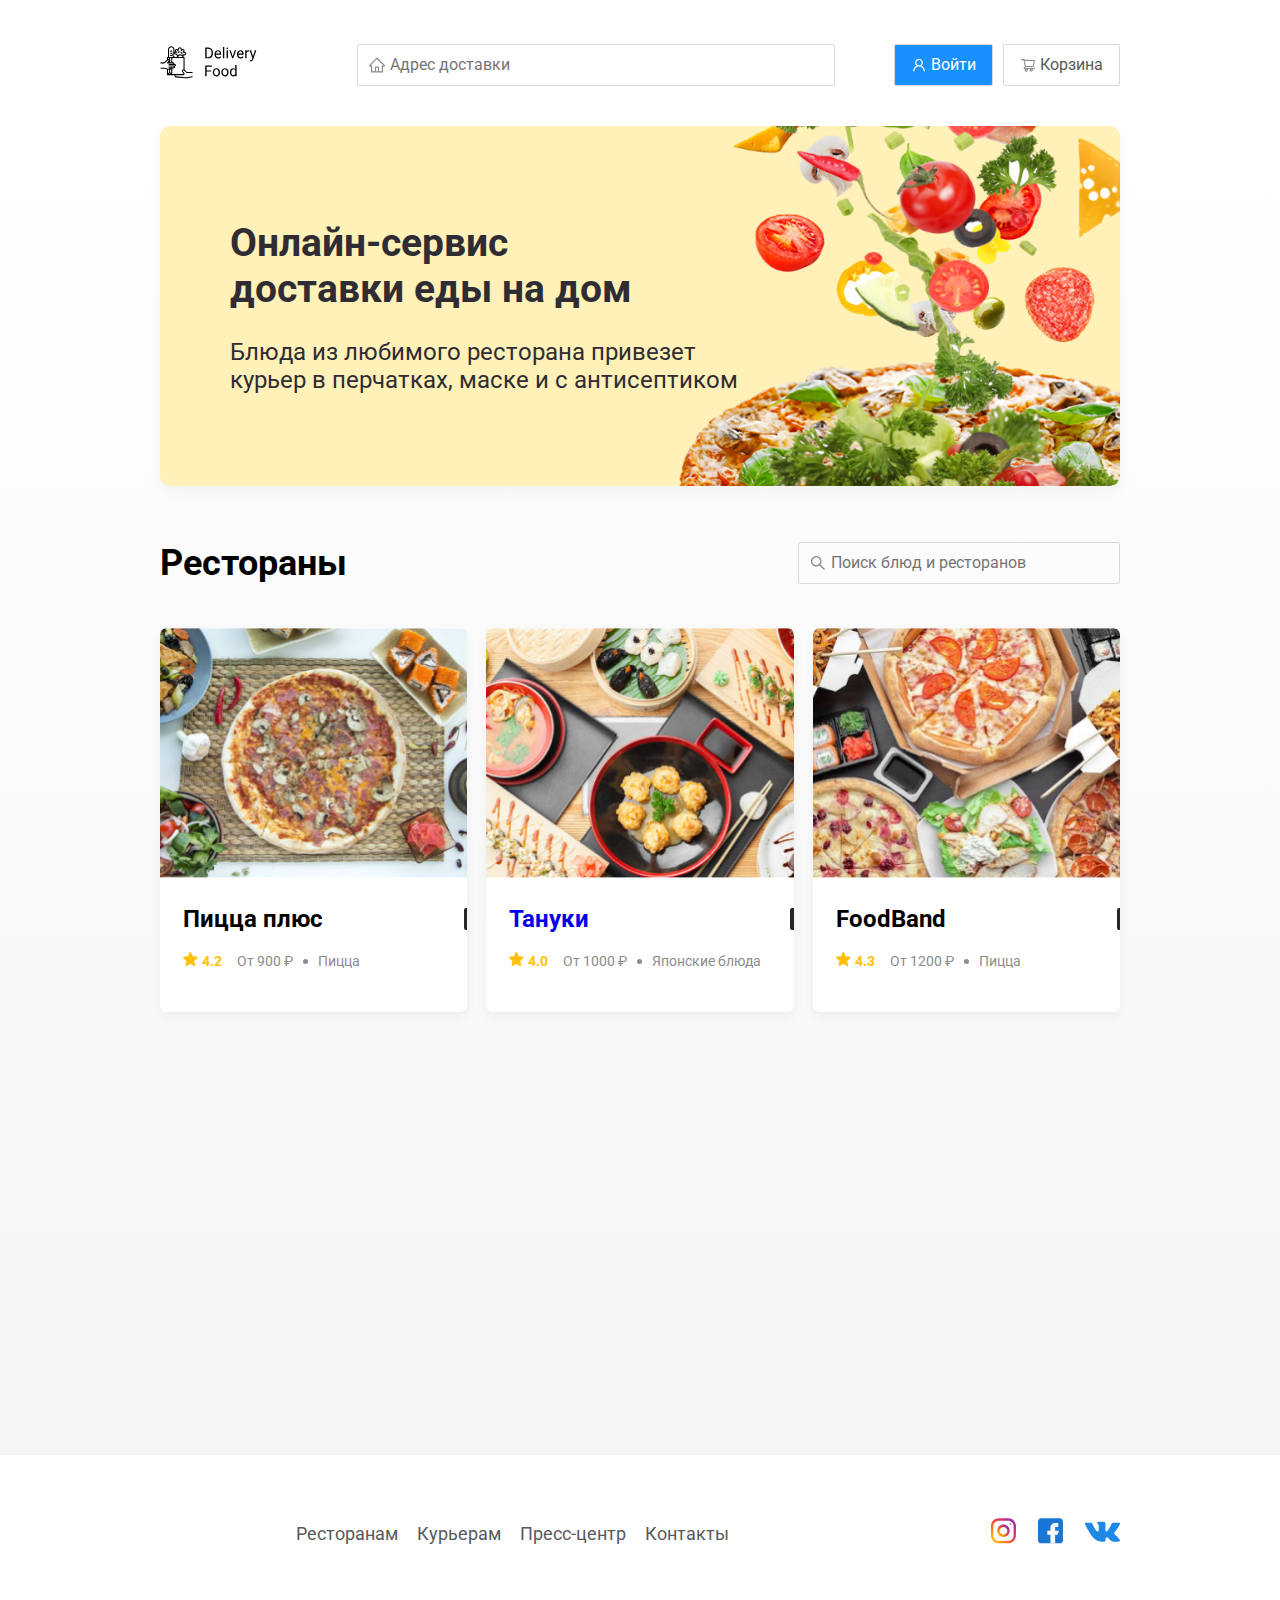
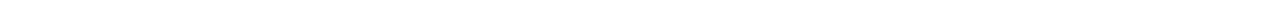
<file: index.html>
<!DOCTYPE html>
<html lang="ru">
<head>
  <meta charset="UTF-8">
  <meta name="viewport" content="width=device-width, initial-scale=1.0">
  <title>Delivery Food</title>
  <link rel="preconnect" href="https://fonts.gstatic.com">
  <link href="https://fonts.googleapis.com/css2?family=Roboto:wght@400;700&display=swap" rel="stylesheet">
  <link rel="stylesheet" href="css/style.css"/>
  <link rel="stylesheet" href="css/normalize.css" />
  <link rel="stylesheet" href="css/animate.css" />
</head>
<body>
  <header>
    <div class="container">
      <div class="header">
      <a href="index.html" class="logo animate__animated animate__backInRight"><img src="img/logo.svg" alt="Logo" ></a>
      <input type="text" class="input input-address" placeholder="Адрес доставки">
      <div class="buttons">
        <button class="button button-primary"><img src="img/user.svg" alt="user" class="button-icon"><span class="button-text">Войти</span></button>
        <button class="button shop"><img src="img/shopping-cart.svg" alt="cart" class="button-icon"><span class="button-text">Корзина</span></button>
      </div>
      </div>
    </div>
  </header>
  <main class="main">
    <div class="container">
    <section class="promo">
      <h1 class="title-caption">Онлайн-сервис<br />доставки еды на дом</h1>
      <p class="title-text">Блюда из любимого ресторана привезет курьер в перчатках, маске и с антисептиком</p>
    </section>
    <section class="restaurants">

      <div class="section-heading">
        <h1 class="section-title">Рестораны</h1>
        <input type="text" class="input input-search" placeholder="Поиск блюд и ресторанов">
      </div>

      <div class="cards">

        <div class="card wow animate__animated animate__fadeInUp">
          <img src="img/image.png" alt="image" class="card-image">
          <div class="card-text">
            <div class="card-heading">
              <h3 class="card-title">Пицца плюс</h3>
              <span class="card-tag">50 мин</span>
            </div>
            <div class="card-info">
              <div class="rating"><img src="img/rating.svg" alt="rating" class="rating-star">4.2</div>
              <div class="price">От 900 ₽</div>
              <div class="category">Пицца</div>
            </div>
          </div>
        </div>
        <!-- /.card -->

        <a href="restaurant.html" class="card wow animate__animated animate__fadeInUp">
          <img src="img/image2.png" alt="image" class="card-image">
          <div class="card-text">
            <div class="card-heading">
              <h3 class="card-title">Тануки</h3>
              <span class="card-tag">60 мин</span>
            </div>
            <div class="card-info">
              <div class="rating"><img src="img/rating.svg" alt="rating" class="rating-star">4.0</div>
              <div class="price">От 1000 ₽</div>
              <div class="category">Японские блюда</div>
            </div>
          </div>
        </a>
        <!-- /.card -->

        <div class="card wow animate__animated animate__fadeInUp">
          <img src="img/image3.png" alt="image" class="card-image">
          <div class="card-text">
            <div class="card-heading">
              <h3 class="card-title">FoodBand</h3>
              <span class="card-tag">40 мин</span>
            </div>
            <div class="card-info">
              <div class="rating"><img src="img/rating.svg" alt="rating" class="rating-star">4.3</div>
              <div class="price">От 1200 ₽</div>
              <div class="category">Пицца</div>
            </div>
          </div>
        </div>
        <!-- /.card -->

        <div class="card wow animate__animated animate__fadeInUp">
          <img src="img/image4.png" alt="image" class="card-image">
          <div class="card-text">
            <div class="card-heading">
              <h3 class="card-title">Жадина-пицца</h3>
              <span class="card-tag">60 мин</span>
            </div>
            <div class="card-info">
              <div class="rating"><img src="img/rating.svg" alt="rating" class="rating-star">4.4</div>
              <div class="price">От 900 ₽</div>
              <div class="category">Пицца, роллы</div>
            </div>
          </div>
        </div>
        <!-- /.card -->

        <div class="card wow animate__animated animate__fadeInUp">
          <img src="img/image5.png" alt="image" class="card-image">
          <div class="card-text">
            <div class="card-heading">
              <h3 class="card-title">Точка еды</h3>
              <span class="card-tag">50 мин</span>
            </div>
            <div class="card-info">
              <div class="rating"><img src="img/rating.svg" alt="rating" class="rating-star">4.6</div>
              <div class="price">От 900 ₽</div>
              <div class="category">Пицца, роллы</div>
            </div>
          </div>
        </div>
        <!-- /.card -->

        <div class="card wow animate__animated animate__fadeInUp">
          <img src="img/image6.png" alt="image" class="card-image">
          <div class="card-text">
            <div class="card-heading">
              <h3 class="card-title">PizzaBurger</h3>
              <span class="card-tag">30 мин</span>
            </div>
            <div class="card-info">
              <div class="rating"><img src="img/rating.svg" alt="rating" class="rating-star">4.2</div>
              <div class="price">От 1300 ₽</div>
              <div class="category">Пицца</div>
            </div>
          </div>
        </div>
        <!-- /.card -->
      </div>
      <!-- /.cards -->
    </section>
    </div>
  </main>
  <footer>
    <div class="container">
      <div class="footer-block">
      <img src="/img/logo.svg" alt="logo" class="footer-logo wow fadeInUp">
      <nav class="footer-nav">
        <a href="#" class="footer-link">Ресторанам</a>
        <a href="#" class="footer-link">Курьерам</a>
        <a href="#" class="footer-link">Пресс-центр</a>
        <a href="#" class="footer-link">Контакты</a>
      </nav>
      <div class="social-links">
        <a href="#" class="social-link"><img src="/img/insta.svg" alt="instagramm"></a>
        <a href="#" class="social-link"><img src="/img/fcb.svg" alt="facebook"></a>
        <a href="#" class="social-link"><img src="/img/vk.svg" alt="vkontakte"></a>
      </div>
      </div>
    </div>
  </footer>

  <script src="js/main.js"></script>
  <script src="js/wow.min.js"></script>
  <script> new WOW().init(); </script>
</body>
</html>
</file>
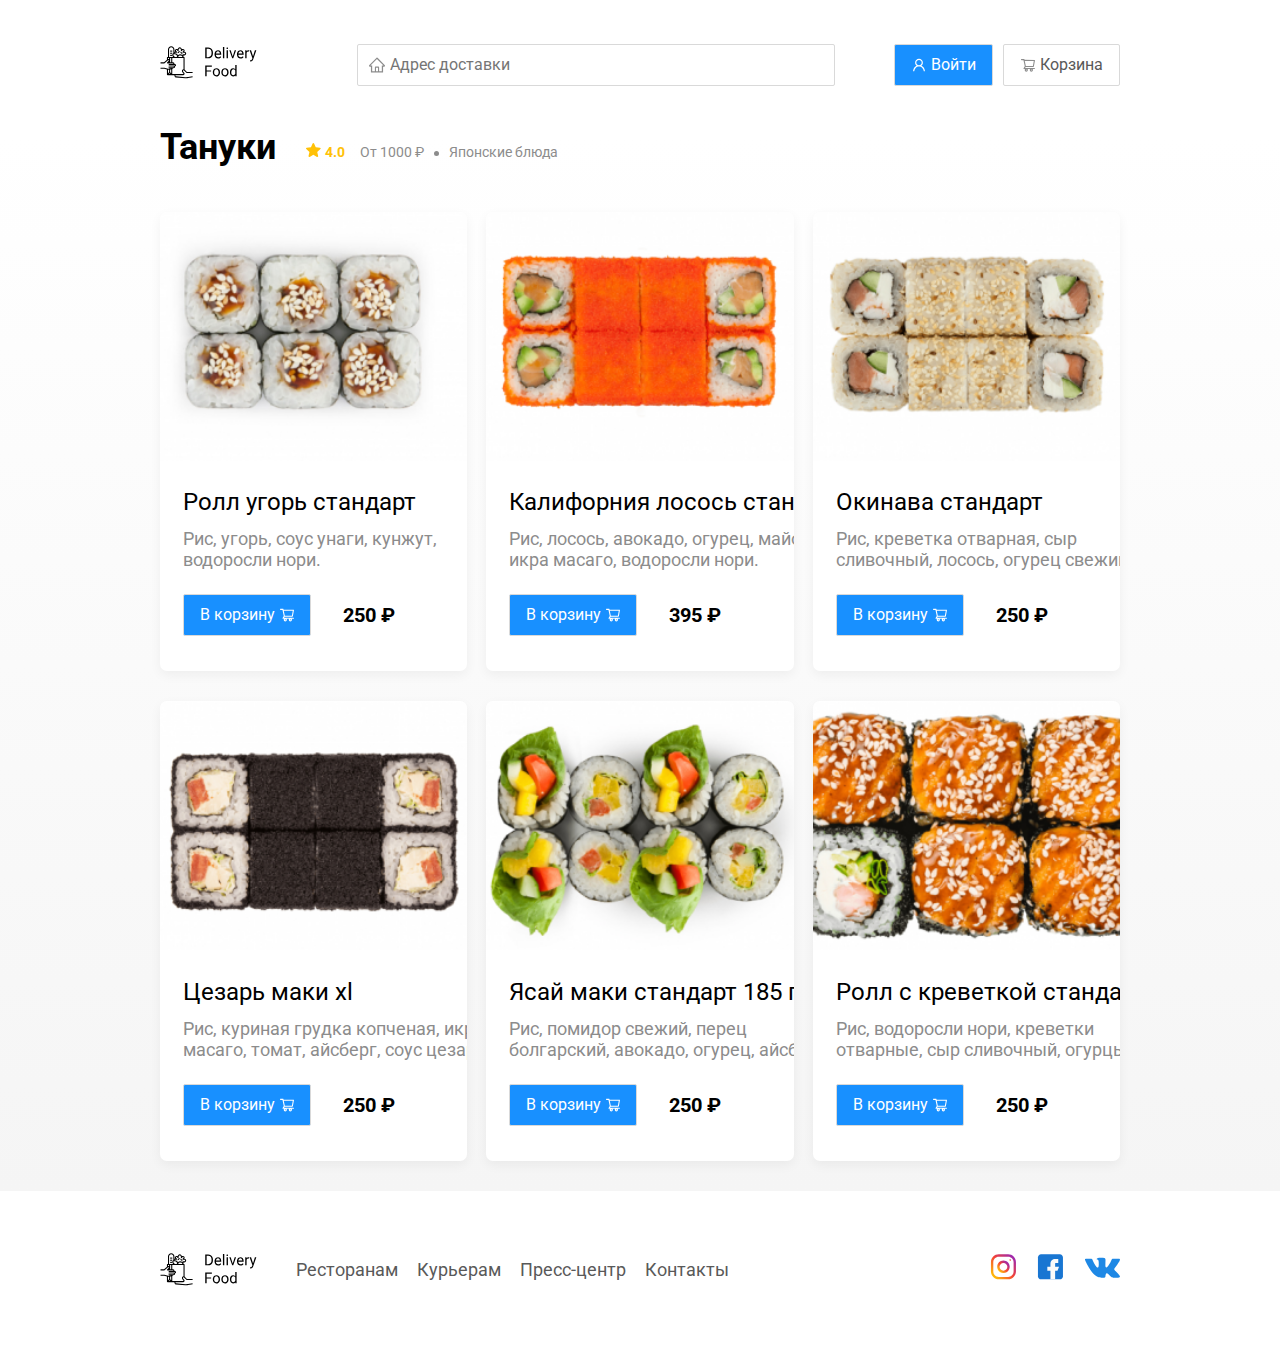
<file: restaurant.html>
<!DOCTYPE html>
<html lang="ru">
<head>
  <meta charset="UTF-8">
  <meta name="viewport" content="width=device-width, initial-scale=1.0">
  <title>PizzaBurger</title>
  <link rel="preconnect" href="https://fonts.gstatic.com">
  <link href="https://fonts.googleapis.com/css2?family=Roboto:wght@400;700&display=swap" rel="stylesheet">
  <link rel="stylesheet" href="css/style.css"/>
  <link rel="stylesheet" href="css/normalize.css" />
</head>
<body>
  <header>
    <div class="container">
      <div class="header">
      <a href="index.html" class="logo"><img src="img/logo.svg" alt="Logo"></a>
      <input type="text" class="input input-address" placeholder="Адрес доставки">
      <div class="buttons">
        <button class="button button-primary"><img src="img/user.svg" alt="user" class="button-icon"><span class="button-text">Войти</span></button>
        <button class="button shop"><img src="img/shopping-cart.svg" alt="cart" class="button-icon"><span class="button-text">Корзина</span></button>
      </div>
      </div>
    </div>
  </header>
  <main class="main">
    <div class="container">
    <section class="restaurants">

      <div class="section-heading">
        <h1 class="section-title">Тануки</h1>
        <div class="card-info">
          <div class="rating"><img src="img/rating.svg" alt="rating" class="rating-star">4.0</div>
          <div class="price">От 1000 ₽</div>
          <div class="category">Японские блюда</div>
        </div>
      </div>

      <div class="cards">

        <div class="card">
          <img src="img/roll1.png" alt="image" class="card-image">
          <div class="card-text">
            <div class="card-heading">
              <h3 class="card-title card-title-reg">Ролл угорь стандарт</h3>
            </div>
            <div class="card-info">
              <div class="ingredients">Рис, угорь, соус унаги, кунжут, водоросли нори.</div>
            </div>
            <div class="card-buttons">
              <button class="button button-primary">
                <span class="button-card-text">В корзину</span>
                <img src="/img/shop.svg" alt="shopping-cart" class="button-card-image"> 
              </button>
              <b class="price-bold">250 ₽</b>
            </div>
          </div>
        </div>
        <!-- /.card -->

        <div class="card">
          <img src="img/roll2.png" alt="image" class="card-image">
          <div class="card-text">
            <div class="card-heading">
              <h3 class="card-title card-title-reg">Калифорния лосось стандарт</h3>
            </div>
            <div class="card-info">
              <div class="ingredients">Рис, лосось, авокадо, огурец, майонез, икра масаго, водоросли нори.</div>
            </div>
            <div class="card-buttons">
              <button class="button button-primary">
                <span class="button-card-text">В корзину</span>
                <img src="/img/shop.svg" alt="shopping-cart" class="button-card-image">
              </button>
              <b class="price-bold">395 ₽</b>
            </div>
          </div>
        </div>
        <!-- /.card -->

        <div class="card">
          <img src="img/roll3.png" alt="image" class="card-image">
          <div class="card-text">
            <div class="card-heading">
              <h3 class="card-title card-title-reg">Окинава стандарт</h3>
            </div>
            <div class="card-info">
              <div class="ingredients">Рис, креветка отварная, сыр сливочный, лосось, огурец свежий...</div>
            </div>
            <div class="card-buttons">
              <button class="button button-primary">
                <span class="button-card-text">В корзину</span>
                <img src="/img/shop.svg" alt="shopping-cart" class="button-card-image">
              </button>
              <b class="price-bold">250 ₽</b>
            </div>
          </div>
        </div>
        <!-- /.card -->

        <div class="card">
          <img src="img/roll4.png" alt="image" class="card-image">
          <div class="card-text">
            <div class="card-heading">
              <h3 class="card-title card-title-reg">Цезарь маки хl</h3>
            </div>
            <div class="card-info">
              <div class="ingredients">Рис, куриная грудка копченая, икра масаго, томат, айсберг, соус цезарь...</div>
            </div>
            <div class="card-buttons">
              <button class="button button-primary">
                <span class="button-card-text">В корзину</span>
                <img src="/img/shop.svg" alt="shopping-cart" class="button-card-image">
              </button>
              <b class="price-bold">250 ₽</b>
            </div>
          </div>
        </div>
        <!-- /.card -->

        <div class="card">
          <img src="img/roll5.png" alt="image" class="card-image">
          <div class="card-text">
            <div class="card-heading">
              <h3 class="card-title card-title-reg">Ясай маки стандарт 185 г</h3>
            </div>
            <div class="card-info">
              <div class="ingredients">Рис, помидор свежий, перец болгарский, авокадо, огурец, айсберг</div>
            </div>
            <div class="card-buttons">
              <button class="button button-primary">
                <span class="button-card-text">В корзину</span>
                <img src="/img/shop.svg" alt="shopping-cart" class="button-card-image">
              </button>
              <b class="price-bold">250 ₽</b>
            </div>
          </div>
        </div>
        <!-- /.card -->

        <div class="card">
          <img src="img/roll6.png" alt="image" class="card-image">
          <div class="card-text">
            <div class="card-heading">
              <h3 class="card-title card-title-reg">Ролл с креветкой стандарт</h3>
            </div>
            <div class="card-info">
              <div class="ingredients">Рис, водоросли нори, креветки отварные, сыр сливочный, огурцы</div>
            </div>
            <div class="card-buttons">
              <button class="button button-primary">
                <span class="button-card-text">В корзину</span>
                <img src="/img/shop.svg" alt="shopping-cart" class="button-card-image">
              </button>
              <b class="price-bold">250 ₽</b>
            </div>
          </div>
        </div>
        <!-- /.card -->
      </div>
      <!-- /.cards -->
    </section>
    </div>
  </main>
  <footer>
    <div class="container">
      <div class="footer-block">
      <img src="/img/logo.svg" alt="logo" class="footer-logo">
      <nav class="footer-nav">
        <a href="#" class="footer-link">Ресторанам</a>
        <a href="#" class="footer-link">Курьерам</a>
        <a href="#" class="footer-link">Пресс-центр</a>
        <a href="#" class="footer-link">Контакты</a>
      </nav>
      <div class="social-links">
        <a href="#" class="social-link"><img src="/img/insta.svg" alt="instagramm"></a>
        <a href="#" class="social-link"><img src="/img/fcb.svg" alt="facebook"></a>
        <a href="#" class="social-link"><img src="/img/vk.svg" alt="vkontakte"></a>
      </div>
      </div>
    </div>
  </footer>

  <div class="modal">
    <div class="modal-dialog">
      <div class="modal-header">
        <h3 class="modal-title">Корзина</h3>
        <button class="close">&times;</button>
      </div>
      <!-- /.modal-header -->
      <div class="modal-body">
        <div class="food-row">
          <span class="food-name">Ролл угорь стандарт</span>
          <strong class="food-price">250 ₽</strong>
          <div class="food-counter">
            <button class="counter-button">-</button>
            <span class="counter">1</span>
            <button class="counter-button">+</button>
          </div>
        </div>
        <!-- /.food-row -->
        <div class="food-row">
          <span class="food-name">Ролл угорь стандарт</span>
          <strong class="food-price">250 ₽</strong>
          <div class="food-counter">
            <button class="counter-button">-</button>
            <span class="counter">1</span>
            <button class="counter-button">+</button>
          </div>
        </div>
        <!-- /.food-row -->
        <div class="food-row">
          <span class="food-name">Ролл угорь стандарт</span>
          <strong class="food-price">250 ₽</strong>
          <div class="food-counter">
            <button class="counter-button">-</button>
            <span class="counter">1</span>
            <button class="counter-button">+</button>
          </div>
        </div>
        <!-- /.food-row -->
      </div>
      <!-- /.modal-body -->
      <div class="modal-footer">
        <span class="price-tag">1250 ₽</span>
        <div class="footer-buttons">
          <button class="button button-primary">Оформить заказ</button>
          <button class="button">Отмена</button>
        </div>
      </div>
      <!-- /.modal-footer -->
    </div>
  </div>

  <script src="js/main.js"></script>
  <script src="js/wow.min.js"></script>
</body>
</html>
</file>
<file: css/style.css>
* {
  box-sizing: border-box;
}

body {
  font-family: "Roboto", sans-serif;
  margin: 0;
}
.container {
  max-width: 1200px;
  margin: 0 auto;
}

.header {
  display: flex;
  align-items: center;
  padding-top: 44px;
  padding-bottom: 40px;
  justify-content: space-between;
}
.logo {
  margin-right: 10%;
}
.input {
  margin-right: auto;
  font-size: 16px;
  line-height: 24px;
  border: 1px solid #d9d9d9;
  border-radius: 2px;
  padding: 8px;
  padding-left: 32px;
}
.input-address {
  background: url("../img/home.svg") left 10px center no-repeat;
  flex: 0.9;
}
.input-search {
  margin-right: 0;
  margin-left: auto;
  flex: 0.4;
  background: url("../img/search.svg") left 10px center no-repeat;
}
.buttons {
  display: flex;
  align-items: center;
  margin-left: 10px;
}
.button {
  display: flex;
  align-items: center;
  font-size: 16px;
  line-height: 24px;
  color: #595959;
  padding: 8px 16px;
  background: #ffffff;
  border: 1px solid #d9d9d9;
  box-shadow: 0px 0px 2px rgba(0, 0, 0, 0.0015);
  border-radius: 2px;
}
.button-primary {
  border-radius: 2px;
  background: #1890ff;
  color: #fff;
  margin-right: 10px;
}
.button-card-text {
  font-weight: normal;
  font-size: 16px;
  line-height: 24px;
  color: #ffffff;
  margin-right: 4px;
}
.button-icon {
  margin-right: 4px;
}

.main {
  background: linear-gradient(
    180deg,
    rgba(245, 245, 245, 0) 1.04%,
    #f5f5f5 100%
  );
}
.promo {
  box-shadow: 0px 7px 12px rgba(158, 158, 163, 0.1);
  background: #fff1b8 url("../img/promo-image.png") top -90px right -190px
    no-repeat;
  border-radius: 10px;
  padding: 68px 70px;
  margin-bottom: 56px;
}
.title-caption {
  font-weight: bold;
  font-size: 39px;
  line-height: 46px;
  color: #302c34;
}
.title-text {
  font-weight: normal;
  font-size: 24px;
  line-height: 28px;
  max-width: 538px;
  color: #302c34;
}

.section-heading {
  display: flex;
  align-items: center;
  vertical-align: middle;
  margin-bottom: 44px;
}
.section-title {
  margin: 0;
  font-weight: bold;
  font-size: 36px;
  line-height: 42px;
  margin-right: 30px;
}

.cards {
  display: flex;
  flex-wrap: wrap;
  align-items: flex-start;
  justify-content: space-between;
}
.card {
  text-decoration: none;
  flex-basis: 32%;
  background: #ffffff;
  box-shadow: 0px 4px 12px rgba(0, 0, 0, 0.05);
  border-radius: 7px;
  overflow: hidden;
  margin-bottom: 30px;
}
.card-image {
  width: 100%;
  height: 250px;
  object-fit: cover;
}
.card-text {
  margin: 20px 23px 35px;
  width: 337px;
}
.card-heading {
  display: flex;
  align-items: center;
  justify-content: space-between;
}
.card-title {
  margin: 0;
  font-weight: bold;
  font-size: 24px;
  line-height: 32px;
}
.card-title-reg {
  font-style: normal;
  font-weight: normal;
  font-size: 24px;
  line-height: 32px;
}
.card-tag {
  font-weight: normal;
  font-size: 12px;
  line-height: 20px;
  color: #fff;
  background: #262626;
  border-radius: 2px;
  padding: 1px 8px;
}
.card-info {
  display: flex;
  align-items: center;
  margin-top: 10px;
  flex-wrap: wrap;
}
.card-buttons {
  display: flex;
  align-items: center;
}
.price-bold {
  margin-left: 22px;
  font-size: 20px;
  line-height: 32px;
  color: #000000;
}
.ingredients {
  font-weight: normal;
  font-size: 18px;
  line-height: 21px;
  color: #8c8c8c;
  margin-bottom: 24px;
}
.rating {
  margin-right: 26px;
  font-weight: bold;
  font-size: 18px;
  line-height: 32px;
  color: #ffc107;
}
.rating-star {
  margin-right: 7px;
}
.price,
.category {
  font-weight: normal;
  font-size: 18px;
  line-height: 32px;
  color: #8c8c8c;
  text-overflow: ellipsis;
  overflow: hidden;
  white-space: nowrap;
  max-width: 150px;
}
.price {
  margin-right: 10px;
}
.price::after {
  content: "";
  width: 5px;
  height: 5px;
  background: #8c8c8c;
  display: inline-block;
  vertical-align: middle;
  border-radius: 50%;
  margin-left: 10px;
}

.container-footer {
  width: 1200px;
  margin: 0 auto;
}
.footer-block {
  display: flex;
  align-items: center;
  justify-content: space-between;
  padding: 60px 0;
}
.footer-nav {
  margin-left: 35px;
  margin-right: auto;
}
.footer-link {
  display: inline-block;
  font-weight: normal;
  font-size: 18px;
  line-height: 21px;
  color: #595959;
  text-decoration: none;
}
.footer-link:not(:last-child) {
  margin-right: 15px;
}
.social-links {
  display: flex;
  align-items: center;
}
.social-link:not(:last-child) {
  margin-right: 21px;
}

.modal {
  position: fixed;
  top: 0;
  left: 0;
  width: 100%;
  height: 100%;
  background: rgba(0, 0, 0, 0.4);
  display: none;
}
.is-open {
  display: flex;
}
.modal-dialog {
  max-width: 780px;
  width: 95%;
  background: #ffffff;
  border-radius: 5px;
  margin: auto;
  padding: 41px 46px;
}
.modal-header {
  display: flex;
  align-items: center;
  justify-content: space-between;
  margin-bottom: 46px;
}
.modal-title {
  margin: 0;
  padding: 0;
  font-weight: bold;
  font-size: 36px;
  line-height: 42px;
}
.close {
  font-size: 36px;
  border: none;
  background-color: transparent;
}
.modal-body {
  margin-bottom: 53px;
}
.food-row {
  display: flex;
  align-items: flex-start;
  justify-content: space-between;
  border-bottom: 1px solid #d9d9d9;
  padding-bottom: 8px;
  margin-bottom: 15px;
}
.food-name {
  font-weight: normal;
  font-size: 18px;
  line-height: 32px;
}
.food-price {
  margin-left: auto;
  margin-right: 47px;
  font-size: 20px;
  line-height: 32px;
}
.food-counter {
  display: flex;
  align-items: center;
}
.counter {
  font-size: 16px;
  line-height: 24px;
  margin: 0 13px;
}
.counter-button {
  font-size: 14px;
  line-height: 22px;
  font-weight: normal;
  color: #40a9ff;
  width: 39px;
  height: 32px;
  background: #ffffff;
  border: 1px solid #40a9ff;
  border-radius: 2px;
}
.modal-footer {
  display: flex;
  align-items: center;
  justify-content: space-between;
  margin-top: auto;
}
.price-tag {
  font-weight: bold;
  font-size: 20px;
  line-height: 23px;
  color: #fafafa;
  padding: 15px 20px;
  background: #262626;
  border-radius: 5px;
}
.footer-buttons {
  display: flex;
  align-items: center;
}

@media (max-width: 1366px) {
  .container {
    max-width: 960px;
  }
  .promo {
    background-size: 750px;
  }
  .rating {
    margin-right: 15px;
  }
  .rating-star {
    margin-right: 4px;
  }
  .rating,
  .category,
  .price {
    font-size: 14px;
  }
}
@media (max-width: 992px) {
  .container {
    max-width: 750px;
  }
  .promo {
    padding: 50px;
  }
  .title-text {
    font-size: 20px;
  }
  .card {
    flex-basis: 49%;
  }

  .footer-link {
    font-size: 16px;
  }
}
@media (max-width: 768px) {
  .container {
    max-width: 560px;
  }
  .promo {
    background-position: top -100px right -350px;
  }
  .title-caption {
    font-size: 30px;
  }
  .title-text {
    font-size: 16px;
  }

  .card .rating {
    flex-basis: 100%;
  }
  .card-info {
    flex-wrap: wrap;
  }
  .card-title {
    font-size: 20px;
  }
}
@media (max-width: 578px) {
  .container {
    max-width: 90%;
  }
  .header {
    flex-wrap: wrap;
  }
  .input-address {
    order: 15;
    margin-top: 15px;
    flex: 1;
  }
  .button-text {
    display: none;
  }

  .promo {
    background-image: none;
  }
  .section-title {
    font-size: 18px;
  }
  .promo {
    padding: 20px 10px;
    padding-top: 55px;
    margin-bottom: 30px;
  }
  .title-caption {
    font-size: 20px;
    line-height: 28px;
  }
  .title-text {
    font-size: 12px;
    line-height: 28px;
  }

  .section-heading {
    flex-wrap: wrap;
    margin-bottom: 20px;
  }
  .input-search {
    flex: 1;
  }
  .card {
    flex-basis: 100%;
  }
  .card-image {
    width: 100%;
  }

  .footer-block {
    flex-wrap: wrap;
    flex-direction: column;
    align-items: center;
  }
  .footer-logo {
    margin-bottom: 20px;
  }
  .footer-nav {
    width: 100px;
    margin-bottom: 20px;
    margin-left: 100px;
  }
  .footer-link:not(:last-child) {
    margin-right: 0;
  }
}
</file>
